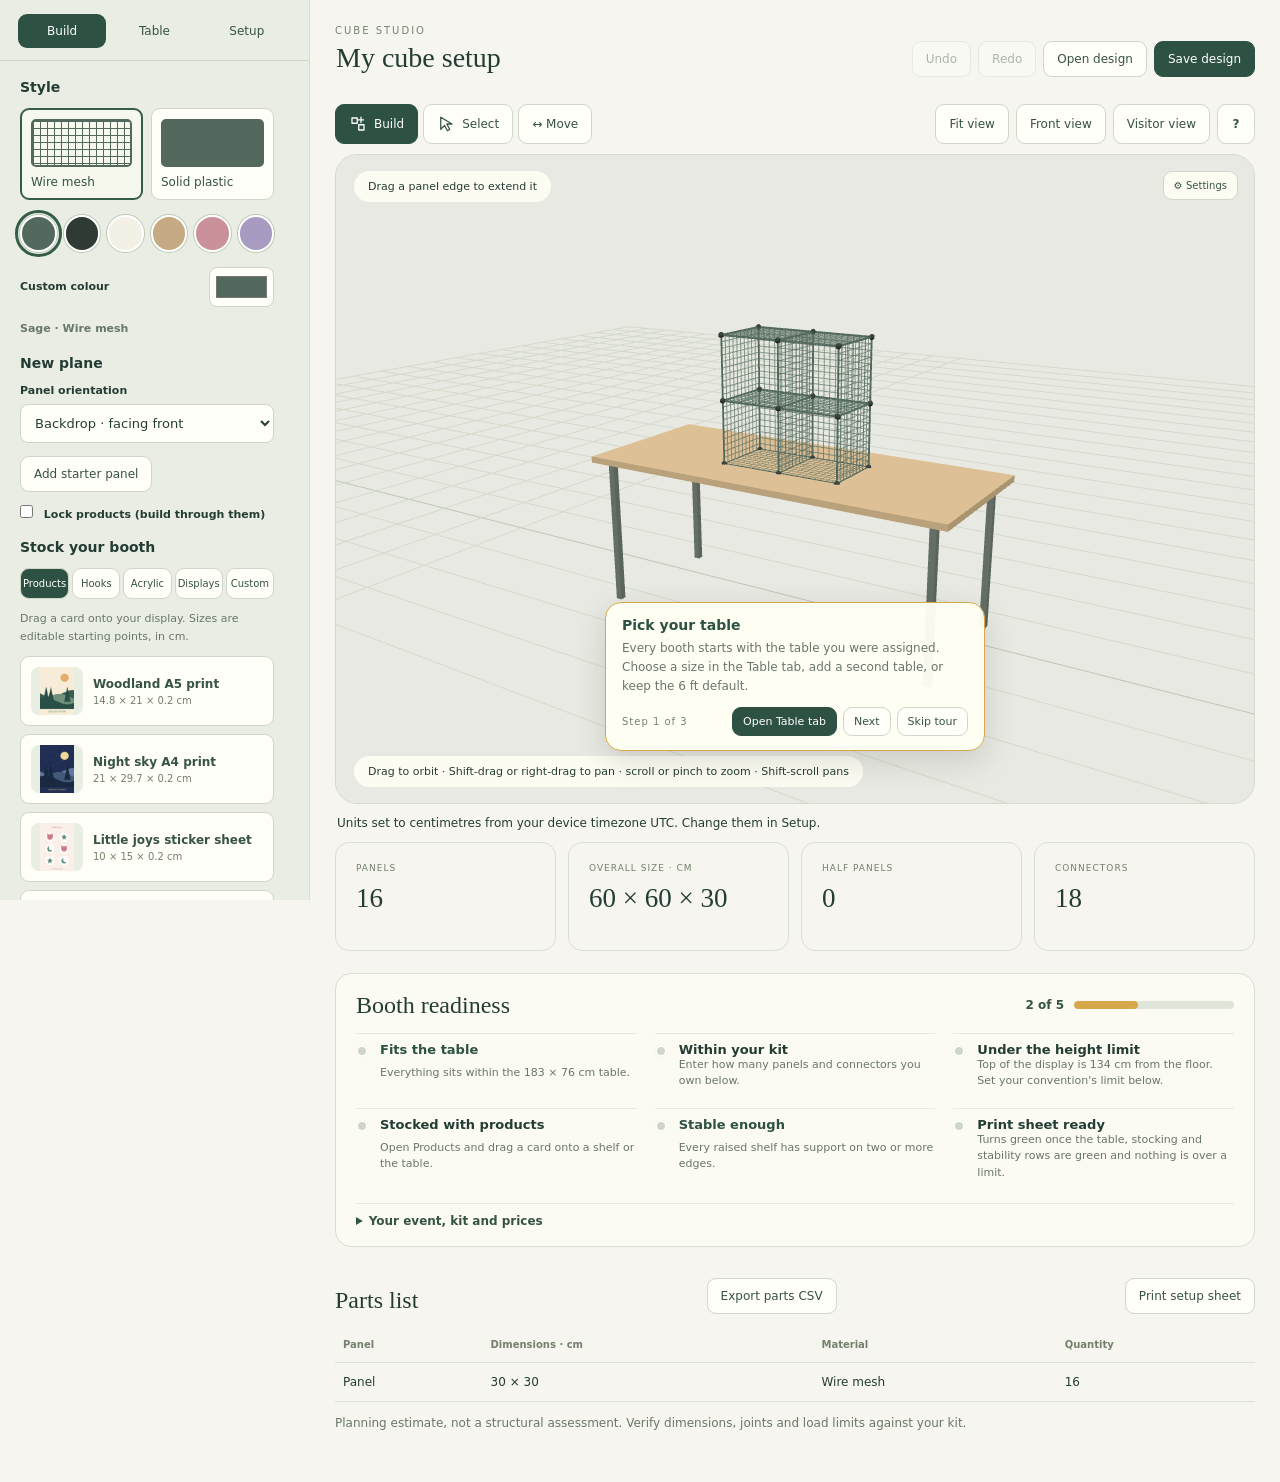
<file: index.html>
<!doctype html><html lang="en"><head><meta charset="utf-8"><meta name="viewport" content="width=device-width,initial-scale=1"><title>Cube Studio</title><link rel="stylesheet" href="style.css?v=16"></head><body>
<aside>
 <div class="sidebarHead"><nav class="sidebarTabs" aria-label="Sidebar sections"><button data-section="build" aria-pressed="true">Build</button><button data-section="table" aria-pressed="false">Table</button><button data-section="layout" aria-pressed="false">Setup</button></nav></div>
 <div class="sidebarBody">
  <section id="section-build">
   <div id="styleTools" data-for-mode="add select">
    <h2>Style</h2>
    <div class="materialCards" role="group" aria-label="Panel finish"><button data-material="mesh" class="chosen" aria-pressed="true"><span class="sample mesh"></span>Wire mesh</button><button data-material="plastic" aria-pressed="false"><span class="sample plastic"></span>Solid plastic</button></div>
    <select id="material" hidden><option value="mesh">Wire mesh</option><option value="plastic">Solid plastic</option></select>
    <div class="swatches" role="group" aria-label="Panel colours"></div>
    <label class="customColour">Custom colour<input id="color" type="color" value="#53695e"></label>
    <p id="styleSummary">Sage · Wire mesh</p>
   </div>
   <div id="buildTools" data-for-mode="add">
    <h2>New plane</h2>
    <label>Panel orientation<select id="orientation"><option value="back">Backdrop · facing front</option><option value="side">Side · facing sideways</option><option value="shelf">Shelf · horizontal</option></select></label>
    <button id="startPanel">Add starter panel</button>
   </div>
   <div id="selection" data-for-mode="select" hidden>
    <h2>Selection</h2>
    <div class="presets"><button id="selectAll">Select all</button><button id="selectMatching">Same style</button><button id="clearSelection">Clear selection</button></div>
    <p id="selectedText">Select a panel to edit it.</p>
    <div id="triangleTools" class="presets" hidden><button id="cutCorner">Cut corner ↻</button><button id="squareAgain">Make square</button></div>
    <button id="remove" class="danger">Remove selected</button>
   </div>
   <div id="moveTools" data-for-mode="move" hidden></div>
   <div id="productTools" data-for-mode="add select" hidden><label class="check"><input id="lockProducts" type="checkbox"> Lock products (build through them)</label></div>
  </section>
  <section id="section-table" hidden>
   <h2>Tables</h2>
   <div id="tableList" class="tableList" role="list"></div>
   <div class="presets"><button id="addTableRight">Add table to the right</button><button id="addTableTurned">Add turned table (L)</button><button id="addTableFront">Add table in front</button><button id="addTableFree">Add free table</button></div>
   <div class="presets" role="group" aria-label="Table layouts"><button data-table-layout="single">Single table</button><button data-table-layout="row">Two in a row</button><button data-table-layout="corner">L corner</button></div>
   <div id="tableEditor" hidden>
    <h2 id="tableEditorTitle">Table 1</h2>
    <div class="presets tablePresets" role="group" aria-label="Common table sizes"><button data-table-preset="122,76">4 ft · 122 × 76</button><button data-table-preset="183,76">6 ft · 183 × 76</button><button data-table-preset="244,76">8 ft · 244 × 76</button><button data-table-preset="91,76">Half 6 ft · 91 × 76</button></div>
    <div class="dimensions"><label>Width · cm<input id="tableWidth" type="number" min="30" max="400" value="183"></label><label>Depth · cm<input id="tableDepth" type="number" min="20" max="200" value="76"></label><label>Height · cm<input id="tableHeight" type="number" min="30" max="120" value="74"></label></div>
    <div class="dimensions"><label>Centre X · cm<input id="tableX" type="number" min="-1000" max="1000" value="0"></label><label>Centre Z · cm<input id="tableZ" type="number" min="-1000" max="1000" value="0"></label><label>Turned<select id="tableRotation"><option value="0">No · 0°</option><option value="90">Yes · 90°</option></select></label></div>
    <div class="dimensions"><label>Tablecloth<select id="tableCloth"><option value="">None</option><option value="#1d1d1d">Black</option><option value="#f4f1ea">White</option><option value="#1f2a44">Navy</option><option value="#53695e">Sage</option><option value="#6b2231">Burgundy</option><option value="custom">Custom colour</option></select></label><label>Cloth colour<input id="tableClothColor" type="color" value="#1d1d1d"></label></div>
    <div class="presets"><button id="snapTable">Snap to the other tables</button><button id="removeTable" class="danger">Remove this table</button></div>
    <label>Align display to this table's edge</label>
    <div class="presets"><button data-table-edge="left">Left edge</button><button data-table-edge="right">Right edge</button><button data-table-edge="back">Back edge</button><button data-table-edge="front">Front edge</button></div>
    <button id="centerTable">Centre this table under the display</button>
   </div>
   <p id="tableFit" role="status"></p>
   <p>In Move mode, drag a table to reposition it. Tables snap to each other's edges.</p>
  </section>
  <section id="section-layout" hidden>
   <h2>Start with a shape</h2>
   <div class="presetGrid" id="presetGrid" role="group" aria-label="Layout templates"><button data-preset="grid"><span class="thumb"></span><span>2 × 2 grid</span></button><button data-preset="steps"><span class="thumb"></span><span>Staircase</span></button><button data-preset="tower"><span class="thumb"></span><span>Tower</span></button><button data-preset="lshape"><span class="thumb"></span><span>L backdrop</span></button><button data-preset="shelfrun"><span class="thumb"></span><span>Low shelf run</span></button><button data-preset="twin"><span class="thumb"></span><span>Twin towers</span></button><button data-preset="printwall"><span class="thumb"></span><span>Print wall</span></button><button data-preset="tworow"><span class="thumb"></span><span>Two tables · twin walls</span></button><button data-preset="lbooth"><span class="thumb"></span><span>Corner booth · L tables</span></button><button data-preset="single"><span class="thumb"></span><span>Empty canvas</span></button></div>
   <p>Templates replace the layout. Undo restores it.</p>
   <h2>Units</h2>
   <div class="presets" role="group" aria-label="Measurement units"><button data-units="cm" aria-pressed="true">Centimetres</button><button data-units="in" aria-pressed="false">Inches</button></div>
   <h2>Your kit</h2>
   <label class="check"><input id="kitHalf" type="checkbox" checked> Half panels (edge pulls snap to halves)</label>
   <label class="check"><input id="kitTriangle" type="checkbox"> Triangle panels (pull a corner inward, or cut a selected panel)</label>
   <h2>Panel size</h2>
   <div class="presets" role="group" aria-label="Common kit dimensions"><button data-grid-size="35.56,35.56,35.56" data-label-cm="14 in · 35.6 × 35.6" data-label-in="14 × 14 in">14 in · 35.6 × 35.6</button><button data-grid-size="30,30,30" data-label-cm="30 × 30" data-label-in="11.8 × 11.8 in">30 × 30</button><button data-grid-size="35,35,35">35 × 35</button><button data-grid-size="40,30,30">40 wide × 30</button><button data-grid-size="30,40,30">30 wide × 40 tall</button></div>
   <p>Width is the bay width, height the panel height, depth the shelf depth. One size per design.</p>
   <div class="dimensions"><label>Width · cm<input id="width" type="number" min="10" max="100" value="30"></label><label>Height · cm<input id="height" type="number" min="10" max="100" value="30"></label><label>Depth · cm<input id="depth" type="number" min="10" max="100" value="30"></label></div>
  </section>
 </div>
</aside>
<main>
 <header><div class="designHead"><span class="brand">CUBE STUDIO</span><input id="name" class="designName" value="My cube setup" maxlength="80" aria-label="Design name"><span id="saveState" class="saveState" aria-live="polite"></span></div><div class="actions"><button id="undo" disabled>Undo</button><button id="redo" disabled>Redo</button><button id="open">Open design</button><button id="save" class="primary">Save design</button><input id="file" type="file" accept=".json,application/json" hidden></div></header>
 <div class="viewbar"><div class="modes" role="group" aria-label="Editing mode"><button data-mode="add" class="active"><svg class="modeIcon" viewBox="0 0 24 24" aria-hidden="true"><path d="M4 4h7v7H4z M13 13h7v7h-7z M16 3v7 M12.5 6.5h7"/></svg><span>Build</span></button><button data-mode="select"><svg class="modeIcon" viewBox="0 0 24 24" aria-hidden="true"><path d="M5 3v16l5-5 4 7 3-2-4-7h7Z"/></svg><span>Select</span></button></div><div class="views"><button id="fit">Fit view</button><button id="front">Front view</button><button id="visitor">Visitor view</button><button id="helpButton" aria-label="Keyboard shortcuts and help" aria-expanded="false">?</button></div></div>
 <section id="viewer" aria-label="Interactive 3D cube layout">
  <div class="tip" id="tip">Drag a panel edge to extend it</div>
  <div class="playOptions"><button id="settingsButton" aria-expanded="false" aria-controls="settingsMenu">⚙ Settings</button><div id="settingsMenu" hidden><button id="sound" aria-pressed="false">Sound off</button><button id="motion" aria-pressed="false">Calm mode</button><button id="unitsToggle">Units: cm</button></div></div>
  <div id="buildToast" role="status"></div>
  <div class="controls">Drag to orbit · Shift-drag or right-drag to pan · scroll or pinch to zoom · Shift-scroll pans</div>
  <div id="coach" hidden role="dialog" aria-label="Getting started"><b id="coachTitle"></b><p id="coachText"></p><div class="coachActions"><span id="coachProgress"></span><button id="coachAction" class="primary"></button><button id="coachNext">Next</button><button id="coachSkip">Skip tour</button></div></div>
 </section>
 <div id="status" role="status">Ready to build.</div>
 <section class="summary"><article><span>PANELS</span><strong id="count">4</strong><small id="countKit"></small><i class="meter" id="countMeter" hidden></i></article><article><span>OVERALL SIZE · CM</span><strong id="size">70 × 70 × 35</strong></article><article><span>HALF PANELS</span><strong id="panels">16</strong></article><article><span>CONNECTORS</span><strong id="connectors">18</strong><small id="connectorKit"></small><i class="meter" id="connectorMeter" hidden></i></article></section>
 <section id="readiness" class="readiness"><div class="readinessHead"><h2>Booth readiness</h2><div class="readinessScore"><span id="readyCount">0 of 5</span><div class="bar"><i id="readyBar"></i></div></div></div><ul id="readyList"></ul><details class="planSettings"><summary>Your event, kit and prices</summary><div class="planInputs"><label>Panels you own<input id="kitPanels" type="number" min="0" max="2000" placeholder="e.g. 24"></label><label>Connectors you own<input id="kitConnectors" type="number" min="0" max="5000" placeholder="e.g. 36"></label><label>Height limit · cm from floor<input id="heightLimit" type="number" min="0" max="400" placeholder="e.g. 240"></label><label>Limit above the tabletop · cm<input id="tableTopLimit" type="number" min="0" max="300" placeholder="e.g. 122"></label><label class="check"><input id="inwardFacing" type="checkbox"> Displays must face the aisle</label><label>Price per panel<input id="pricePanel" type="number" min="0" step="0.01" placeholder="0.00"></label><label>Price per connector<input id="priceConnector" type="number" min="0" step="0.01" placeholder="0.00"></label></div><p id="estimate"></p></details></section>
 <section class="parts"><div><h2>Parts list</h2><button id="csv">Export parts CSV</button></div><table><thead><tr><th>Panel</th><th>Dimensions · cm</th><th>Material</th><th>Quantity</th></tr></thead><tbody id="parts"></tbody></table><p id="checks" hidden></p><p class="note">Planning estimate, not a structural assessment. Verify dimensions, joints and load limits against your kit.</p></section>
 <dialog id="helpDialog" aria-label="Shortcuts and help"><h2>Shortcuts</h2><dl class="shortcuts"><dt><kbd>B</kbd></dt><dd>Build mode</dd><dt><kbd>V</kbd></dt><dd>Select mode</dd><dt><kbd>M</kbd></dt><dd>Move mode</dd><dt><kbd>P</kbd></dt><dd>Jump to the product palette</dd><dt><kbd>F</kbd></dt><dd>Fit view</dd><dt><kbd>Delete</kbd></dt><dd>Remove the selection</dd><dt><kbd>Ctrl</kbd> <kbd>Z</kbd> / <kbd>Ctrl</kbd> <kbd>Y</kbd></dt><dd>Undo / redo</dd><dt><kbd>Esc</kbd></dt><dd>Cancel a drag</dd><dt><kbd>R</kbd></dt><dd>Turn the direction while pulling an edge · turn an item a quarter while dragging it</dd><dt><kbd>Shift</kbd></dt><dd>Plastic panels while pulling · add to selection · pan while dragging</dd></dl><h2>Building</h2><p>Pull a panel edge outward to add panels in half steps. Pull inward to remove them. Pull around a corner to change plane. With triangle panels enabled in Setup, pull an edge diagonally, toward one end of the edge, to add a triangle panel there: the far corner on the side you pull toward stays and the other is cut. Grab an existing panel's corner and pull it inward along the diagonal to cut it off; pull a cut corner outward to restore the square. Where several panels meet, the pull direction picks the panel. In Select mode, drag across panels to select them, then pick a colour or finish to restyle them. Products and displays: drag a card from Stock your booth onto a shelf or the table (banner stands and gridwall go on the floor behind it, lights clip to panels), then drag items on the display to move them. Tap an item and use the Turn chip, press R while dragging it, or set degrees in the item editor to rotate it. Tick Lock products to build through them without grabbing them.</p><form method="dialog"><button class="primary">Close</button></form></dialog>
</main>
<script src="three.js"></script><script src="booth-model.js?v=12"></script><script src="model.js?v=20"></script><script src="app.js?v=27"></script><script src="workspace-ui.js?v=2"></script><script src="accessories.js?v=10"></script><script src="product-art.js?v=1"></script><script src="display-editor/product-placement.js?v=2"></script><script src="booth-tools.js?v=36"></script><script src="booth-play.js?v=9"></script>
</body></html>
</file>
<file: style.css>
*{box-sizing:border-box}body{margin:0;background:#f6f5ef;color:#243d34;font:14px system-ui,sans-serif;display:grid;grid-template-columns:300px 1fr}aside{padding:30px 24px;background:#e9ede3;border-right:1px solid #d6ddcf;min-height:100vh}.brand{font-size:10px;letter-spacing:2px;color:#738473}h1{font:38px/1.1 Georgia,serif;margin:22px 0}h2{font:24px Georgia,serif;margin:22px 0 13px}aside h2{font:600 14px system-ui;margin-top:28px}p{font-size:12px;line-height:1.6;color:#697768}.intro{font-size:14px}label{display:block;font-size:11px;font-weight:600;margin:13px 0}input,select{display:block;width:100%;margin-top:7px;border:1px solid #cdd6c6;border-radius:8px;background:#fffef9;color:#243d34;padding:10px;font:13px system-ui}input[type=color]{height:40px;padding:4px}input[type=checkbox]{display:inline;width:auto;margin:0 7px 0 0}.dimensions{display:grid;grid-template-columns:repeat(3,1fr);gap:8px}.presets{display:grid;grid-template-columns:1fr 1fr;gap:7px}button{padding:10px 13px;border:1px solid #ced7c8;background:#fffef9;border-radius:9px;color:#365344;cursor:pointer;font:12px system-ui}button:hover{background:#e2e9da}button:focus-visible,input:focus-visible,select:focus-visible{outline:3px solid #d7a849}button:disabled{opacity:.4;cursor:default}.primary,.active{background:#2d5143;color:white;border-color:#2d5143}.primary:hover,.active:hover{background:#214033}.danger{color:#a34030}main{padding:35px;min-width:0}header{display:flex;align-items:center;justify-content:space-between;gap:20px;flex-wrap:wrap}header h2{font-size:34px;margin:12px 0 26px}.actions{display:flex;gap:7px;flex-wrap:wrap}.viewbar{display:flex;justify-content:space-between;margin:10px 0}.modes{display:flex;gap:5px}#viewer{height:530px;position:relative;overflow:hidden;background:#e8e9e2;border:1px solid #d5dacc;border-radius:22px}canvas{width:100%;height:100%;display:block;touch-action:none}.tip,.controls{position:absolute;z-index:1;pointer-events:none;font-size:11px;left:18px;background:#fffef4e8;padding:9px 14px;border-radius:20px}.tip{top:16px}.controls{bottom:16px}#status{font-size:12px;min-height:36px;padding:12px 2px}.summary{display:grid;grid-template-columns:repeat(4,1fr);gap:12px}.summary article{padding:20px;border:1px solid #d9dfd1;border-radius:14px}.summary span{font-size:9px;letter-spacing:1px;display:block;color:#71816b}.summary strong{font:27px Georgia,serif;display:block;margin-top:10px}.parts{padding:12px 0}.parts>div{display:flex;justify-content:space-between;align-items:center}table{width:100%;border-collapse:collapse;font-size:12px}th,td{text-align:left;padding:12px 8px;border-bottom:1px solid #dce2d5}th{font-size:10px;color:#73816c}.note{max-width:850px}#selection button{margin:3px 0}@media(max-width:1000px){body{grid-template-columns:245px 1fr}main{padding:20px}.summary{grid-template-columns:1fr 1fr}}@media(max-width:650px){body{display:block}aside{min-height:0;padding:20px}h1{font-size:28px}main{padding:15px}#viewer{height:430px}.controls{font-size:9px}.summary strong{font-size:22px}}
[hidden]{display:none!important}

.playOptions{position:absolute;right:16px;top:16px;z-index:2;display:flex;gap:6px}.playOptions button{background:#fffef4e8;font-size:10px;padding:8px 10px}.playOptions button[aria-pressed=true]{background:#2d5143;color:white}#buildToast{position:absolute;left:50%;bottom:62px;transform:translateX(-50%);padding:12px 20px;border-radius:30px;background:#2d5143;color:#fff9e8;font-size:13px;pointer-events:none;opacity:0;z-index:3}#buildToast.show{animation:toast-pop 1.8s both}.cubePop{position:absolute;pointer-events:none;color:#2d5143;background:#fffbea;border:1px solid #d8b76e;border-radius:20px;padding:7px 13px;font-weight:700;font-size:13px;z-index:3;animation:cube-pop .9s both}.summary article.bump{animation:count-pop .45s}.modes button,button{transition:transform .15s,background .15s}button:active:not(:disabled){transform:scale(.95)}@keyframes toast-pop{0%{opacity:0;transform:translate(-50%,10px) scale(.9)}15%,75%{opacity:1;transform:translate(-50%,0) scale(1)}100%{opacity:0;transform:translate(-50%,-8px)}}@keyframes cube-pop{0%{opacity:0;transform:translate(-50%,0) scale(.65)}20%{opacity:1;transform:translate(-50%,-12px) scale(1.1)}70%{opacity:1}100%{opacity:0;transform:translate(-50%,-55px) scale(1)}}@keyframes count-pop{50%{transform:scale(1.045);background:#e4ecd9}}body.calm *{animation:none!important;transition:none!important}body.calm #buildToast.show{opacity:1}@media(prefers-reduced-motion:reduce){*{animation:none!important;transition:none!important}#buildToast.show{opacity:1}.cubePop{display:none}}@media(max-width:650px){.playOptions{top:auto;bottom:55px}.tip{max-width:calc(100% - 30px)}}

.materialCards{display:grid;grid-template-columns:1fr 1fr;gap:8px}.materialCards button{padding:9px;text-align:left}.materialCards .chosen{border:2px solid #365d49;background:#f7f8ed}.sample{display:block;height:48px;border:2px solid #53695e;border-radius:5px;margin-bottom:8px;background-color:var(--paint,#53695e)}.sample.mesh{background-color:transparent;background-image:linear-gradient(var(--paint,#53695e) 1px,transparent 1px),linear-gradient(90deg,var(--paint,#53695e) 1px,transparent 1px);background-size:7px 7px}.swatches{display:grid;grid-template-columns:repeat(6,1fr);gap:7px;margin:15px 0}.swatches button{width:100%;aspect-ratio:1;padding:0;border:2px solid #ffffff;border-radius:50%;background:var(--swatch);box-shadow:0 0 0 1px #bec9b7}.swatches button[aria-pressed=true]{outline:3px solid #365d49;outline-offset:2px}.customColour{display:flex;align-items:center;justify-content:space-between}.customColour input{width:65px;margin:0}.modes{flex-wrap:wrap}#styleSummary{font-weight:600}.materialCards button:hover{transform:translateY(-2px)}

body{grid-template-columns:310px minmax(0,1fr)}aside{padding:0;position:sticky;top:0;height:100dvh;min-height:0;display:flex;flex-direction:column;overflow:hidden}.sidebarHead{padding:24px 18px 0;border-bottom:1px solid #ccd7c4;background:#e9ede3;flex-shrink:0}.sidebarHead h1{font:28px Georgia,serif;margin:12px 0 20px}.sidebarTabs{display:flex;gap:4px;padding-bottom:12px}.sidebarTabs button{flex:1;padding:10px 5px;border:0;background:transparent;white-space:nowrap}.sidebarTabs button[aria-pressed=true]{background:#2d5143;color:#fff}.sidebarBody{padding:0 20px 24px;overflow:auto;overscroll-behavior:contain;scrollbar-gutter:stable}.sidebarBody h2{margin-top:21px}.sidebarBody #selection{border-top:1px solid #cdd7c5;margin-top:22px}.sidebarBody #apply{display:block;width:100%;background:#2d5143;color:white}.sidebarBody #remove{width:100%}.sidebarBody p{font-size:11px}header h2{font-size:29px;margin-bottom:18px}main{padding:25px}#viewer{height:clamp(420px,calc(100dvh - 250px),1000px)}@media(max-width:1000px){body{grid-template-columns:280px minmax(0,1fr)}main{padding:18px}.sidebarBody{padding:0 15px 20px}}@media(max-width:650px){body{display:block}aside{position:relative;height:auto;max-height:55dvh}.sidebarHead{padding-top:15px}.sidebarHead h1{font-size:23px;margin:8px 0 12px}.sidebarBody{min-height:0}.sidebarTabs button{padding:9px}.sidebarBody section{padding-bottom:8px}main{padding:12px}}

.modes button{display:inline-flex;align-items:center;gap:7px}.modeIcon{width:18px;height:18px;fill:none;stroke:currentColor;stroke-width:1.7;stroke-linecap:round;stroke-linejoin:round;flex-shrink:0}

.productTools{padding:18px 0;border-bottom:1px solid #cdd7c5}.productTools summary{cursor:pointer;font-weight:650}.productTools select{margin-top:12px}#printSheet{display:none}@media print{body{display:block;background:white}body>aside,body>main{display:none!important}#printSheet{display:block;color:#111;padding:15px}.printViews{display:flex;gap:20px}.printViews>div{width:50%}.printViews svg{width:100%;height:240px}#printSheet table{font-size:10px}#printSheet tr{break-inside:avoid}#printSheet th,#printSheet td{padding:6px}#printSheet h1{font-size:26px}}

.standEditor{width:95vw;height:90vh;max-width:none;border:1px solid #abc0a7;border-radius:16px;padding:12px}.standEditor>div{display:flex;gap:12px;align-items:center;padding:6px}.standEditor iframe{width:100%;height:calc(100% - 50px);border:0}.standEditor::backdrop{background:#142e29aa}

.itemTabs{display:grid;grid-template-columns:repeat(5,1fr);gap:3px}.itemTabs button{padding:9px 2px;font-size:10px}.itemTabs button[aria-pressed=true]{background:#2d5143;color:white}.itemCard{display:flex;align-items:center;gap:10px;width:100%;margin:8px 0;padding:10px;text-align:left;cursor:grab;touch-action:none}.itemCard b{font-size:12px;display:block}.itemCard small{display:block;font-size:10px;color:#73816b;margin-top:4px}.itemThumb{width:52px;height:48px;flex-shrink:0;background:#e8eee1;border-radius:8px;display:grid;place-items:center}.itemThumb svg{width:46px;height:38px;fill:none;stroke:#547568;stroke-width:2}.itemThumb img{max-width:100%;max-height:48px;object-fit:contain}.draggingItem,.draggingItem *{cursor:grabbing!important;user-select:none}#editItems{width:100%;margin-top:8px}

.itemTrash{position:absolute;right:20px;bottom:52px;z-index:12;display:flex;flex-direction:column;align-items:center;justify-content:center;gap:7px;width:116px;height:100px;border:2px dashed #bb7468;border-radius:20px;background:#fff5efed;color:#994d40;pointer-events:none;box-shadow:0 6px 24px #47251b18;transition:background .15s,box-shadow .15s}
.itemTrash[hidden]{display:none}.itemTrash svg{width:32px;height:32px;fill:none;stroke:currentColor;stroke-width:1.7;stroke-linecap:round;stroke-linejoin:round}.itemTrash span{font-size:12px;font-weight:600}.itemTrash.over{background:#a84f40;color:white;border-style:solid;border-color:#a84f40;box-shadow:0 0 0 6px #a84f4020}

/* Touch and small screens: pinned 3D view, finger-sized targets, no iOS focus zoom. */
@media(pointer:coarse){button,.sidebarTabs button,.itemTabs buttoninput:not([type=checkbox]),select{min-height:44px;font-size:16px}.playOptions button{min-height:40px}.itemCard{touch-action:pan-y}.itemCard .itemThumb{touch-action:none}.controls{font-size:11px}}
@media(max-width:650px){body{display:flex;flex-direction:column}main{display:contents}main>header,.viewbar,#status,.summary,.parts{padding-left:12px;padding-right:12px}#viewer{order:1;position:sticky;top:0;z-index:5;height:max(240px,42dvh);border-radius:0 0 18px 18px;border-top:0}.viewbar{order:2;margin:10px 0 4px}main>header{order:3;margin:0}#status{order:4;min-height:0;padding:6px 12px}aside{order:5;position:static;height:auto;max-height:none;overflow:visible;border-right:0;border-top:1px solid #d6ddcf;border-bottom:1px solid #d6ddcf}.sidebarBody{overflow:visible}.sidebarHead{position:sticky;top:max(240px,42dvh);z-index:4;padding-top:8px}.sidebarHead .brand,.sidebarHead h1{display:none}.summary{order:6;margin-top:14px}.readiness{order:7;margin-left:12px;margin-right:12px}.parts{order:8}.tip{top:12px;left:12px}.controls{left:12px;bottom:12px}.playOptions{top:12px;right:12px;bottom:auto}.playOptions button{padding:6px 8px}.tip{max-width:calc(100% - 210px)}}

/* Design name, mode-aware sidebar, readiness, tour, help. */
.designHead{display:flex;flex-direction:column;gap:2px;min-width:0}.designName{font:28px/1.2 Georgia,serif;border:1px solid transparent;background:transparent;padding:2px 6px;margin:0 0 0 -6px;width:min(100%,520px);border-radius:8px;color:#243d34}.designName:hover{border-color:#cdd6c6}.designName:focus{background:#fffef9;border-color:#cdd6c6}.saveState{font-size:11px;color:#738473;min-height:14px}
header{margin-bottom:6px}.views{display:flex;gap:7px;flex-wrap:wrap}#helpButton{width:38px;padding:10px 0;font-weight:700}
.sidebarHead{padding-top:14px}.sidebarBody h2:first-child{margin-top:18px}#buildTools,#selection,#moveTools,#productTools{margin-top:6px}#selection{border-top:0}
#openStandEditor{display:none}
.playOptions{flex-direction:column;align-items:flex-end}#settingsMenu{display:flex;flex-direction:column;gap:4px;padding:6px;border-radius:12px;background:#fffef4f2;box-shadow:0 6px 20px #1f2d2820}#settingsMenu button{text-align:left}
#coach{position:absolute;left:50%;bottom:52px;transform:translateX(-50%);z-index:6;width:min(380px,calc(100% - 28px));padding:14px 16px;border-radius:16px;background:#fffef4f5;border:1px solid #d7a849;box-shadow:0 10px 30px #1f2d2826;font-size:12px}#coach b{display:block;font-size:14px;color:#2d5143}#coach p{margin:6px 0 10px;font-size:12px}.coachActions{display:flex;gap:6px;align-items:center;flex-wrap:wrap}#coachProgress{font-size:10px;letter-spacing:1px;color:#738473;margin-right:auto}#coach button{padding:7px 10px;font-size:11px}#viewer.coaching #buildToast{bottom:190px}
.summary article{position:relative}.summary small{display:block;font-size:10px;color:#73816b;margin-top:4px;min-height:12px}.meter{display:block;height:5px;margin-top:8px;border-radius:3px;background:#dfe5d8;overflow:hidden;position:relative}.meter::after{content:"";position:absolute;inset:0;width:var(--fill,0%);background:#2d5143;border-radius:3px;transition:width .4s}.meter.over::after{background:#a84f40}
.readiness{margin:22px 0 6px;padding:18px 20px;border:1px solid #d9dfd1;border-radius:16px;background:#fbfaf3}.readinessHead{display:flex;align-items:center;justify-content:space-between;gap:16px;flex-wrap:wrap}.readinessHead h2{margin:0}.readinessScore{display:flex;align-items:center;gap:10px;font-size:12px;font-weight:600;color:#365344}.readinessScore .bar{width:160px;height:8px;border-radius:4px;background:#dfe5d8;overflow:hidden}.readinessScore i{display:block;height:100%;width:0;background:#d7a849;border-radius:4px;transition:width .5s}.readinessScore i.done{background:#2d5143}
#readyList{list-style:none;margin:14px 0 0;padding:0;display:grid;grid-template-columns:repeat(auto-fit,minmax(260px,1fr));gap:10px 18px}#readyList li{display:grid;grid-template-columns:14px 1fr;column-gap:10px;align-items:start;padding:8px 0;border-top:1px solid #e6eadf}#readyList b{font-size:13px}#readyList span{grid-column:2;font-size:11px;color:#697768;line-height:1.5}#readyList .dot{width:12px;height:12px;margin-top:3px;border-radius:50%;background:#cfd6c8;box-shadow:0 0 0 2px #fff inset}.ready-ok .dot{background:#2d8a5a}.ready-warn .dot{background:#d7a849}.ready-fail .dot{background:#b8432f}.ready-ok b{color:#2d5143}
.planSettings{margin-top:14px;border-top:1px solid #e6eadf;padding-top:10px}.planSettings summary{cursor:pointer;font-size:12px;font-weight:600;color:#365344}.planInputs{display:grid;grid-template-columns:repeat(auto-fit,minmax(150px,1fr));gap:8px 12px;margin-top:8px}.planInputs label{margin:4px 0}#estimate{font-size:12px;margin:10px 0 0}
.presetGrid{display:grid;grid-template-columns:1fr 1fr;gap:8px}.presetGrid button{display:flex;flex-direction:column;align-items:center;gap:6px;padding:10px 6px;font-size:11px}.presetGrid .thumb{display:block;width:56px;height:56px;color:#5f7a66}.presetGrid .thumb svg{width:100%;height:100%}.tablePresets{margin-bottom:6px}
#helpDialog{max-width:520px;border:1px solid #abc0a7;border-radius:16px;padding:22px 26px;color:#243d34;background:#fffef9}#helpDialog::backdrop{background:#142e29aa}#helpDialog h2{font-size:20px;margin:0 0 12px}#helpDialog h2+h2{margin-top:18px}.shortcuts{display:grid;grid-template-columns:auto 1fr;gap:6px 14px;margin:0;font-size:12px}.shortcuts dt{text-align:right}.shortcuts dd{margin:0;align-self:center}kbd{display:inline-block;padding:2px 7px;border:1px solid #cdd6c6;border-bottom-width:2px;border-radius:6px;background:#f6f5ef;font:11px system-ui}#helpDialog form{margin-top:16px;text-align:right}
@media(max-width:650px){.viewbar{flex-wrap:wrap;gap:6px}.modes,.views{width:100%}.designName{font-size:20px}.readiness{padding:14px}.readinessScore .bar{width:110px}#coach{bottom:44px;padding:10px 12px;font-size:11px}#coach b{font-size:13px}#coach p{margin:4px 0 8px;font-size:11px}#coach button{padding:6px 8px;font-size:11px}main>header{order:3;margin:0;padding-top:6px}}

/* Landscape phones: short, wide viewports keep the two columns but shrink the chrome so the viewer fits on screen. */
@media(min-width:651px) and (max-height:640px){body{grid-template-columns:220px minmax(0,1fr)}.sidebarHead{padding-top:6px}.sidebarTabs{padding-bottom:6px}.sidebarTabs button{padding:6px 4px;min-height:0;font-size:11px}.sidebarBody{padding:0 12px 14px}.sidebarBody h2{margin-top:12px;font-size:13px}.materialCards button{padding:6px}.sample{height:28px;margin-bottom:4px}.swatches{margin:8px 0}main{padding:6px 12px 12px}header{margin:0;gap:8px}.designHead{flex-direction:row;align-items:center;gap:8px}.designHead .brand,.saveState{display:none}.designName{font-size:18px;width:180px;padding:0 4px;margin:0}.actions button,.views button,.modes button,.playOptions button{padding:5px 8px;font-size:11px;min-height:0}.modeIcon{width:14px;height:14px}.viewbar{margin:4px 0}#helpButton{width:30px}#viewer{height:calc(100dvh - 96px);min-height:200px;border-radius:12px}.controls{display:none}.tip{font-size:10px;padding:6px 10px;top:10px;left:10px}.playOptions{top:10px;right:10px}#coach{width:min(320px,calc(100% - 20px));padding:8px 10px;font-size:11px;bottom:10px}#coach p{margin:4px 0 6px;font-size:11px}#coach button{padding:5px 8px;font-size:10px}.summary{grid-template-columns:repeat(4,1fr)}.summary article{padding:10px 12px}.summary strong{font-size:20px;margin-top:4px}.readiness{padding:12px 14px}}

/* Quick style chip: shown on touch and narrow screens only. */
.quickStyle{display:none;position:absolute;left:12px;bottom:50px;z-index:6;flex-direction:column-reverse;align-items:flex-start;gap:6px}#quickStyle{display:inline-flex;align-items:center;gap:8px;padding:6px 12px 6px 6px;border-radius:30px;background:#fffef4f2;font-size:12px;font-weight:600;min-height:40px;box-shadow:0 4px 16px #1f2d2822}#quickStyle .sample{width:26px;height:26px;margin:0;border-radius:50%;border-width:1px}#quickStyle .sample.mesh{background-size:5px 5px}#quickTray{display:flex;flex-direction:column;gap:8px;padding:10px;border-radius:16px;background:#fffef4f5;box-shadow:0 8px 24px #1f2d2826}.quickSwatches{display:flex;gap:8px}.quickSwatches button{width:34px;height:34px;min-height:0;padding:0;border:2px solid #fff;border-radius:50%;background:var(--swatch);box-shadow:0 0 0 1px #bec9b7}.quickSwatches button[aria-pressed=true]{outline:3px solid #365d49;outline-offset:2px}.quickMaterials{display:flex;gap:6px}.quickMaterials button{flex:1;min-height:36px;padding:6px 10px;font-size:12px}.quickMaterials button[aria-pressed=true]{background:#2d5143;color:#fff;border-color:#2d5143}
@media(pointer:coarse),(max-width:650px){.quickStyle:not([hidden]){display:flex}}
@media(max-width:650px){.controls{display:none}.quickStyle{bottom:12px}#viewer.coaching .quickStyle{display:none}}
@media(min-width:651px) and (max-height:640px){.quickStyle{bottom:10px}}

/* Table manager */
.tableList{display:flex;flex-direction:column;gap:6px;margin:8px 0 10px}.tableList button{display:flex;justify-content:space-between;align-items:center;gap:8px;text-align:left;width:100%}.tableList button[aria-pressed=true]{background:#2d5143;color:#fff;border-color:#2d5143}.tableList small{font-size:10px;opacity:.8}#tableEditor{border-top:1px solid #cdd7c5;margin-top:10px;padding-top:4px}[data-units][aria-pressed=true],[data-table-layout][aria-pressed=true]{background:#2d5143;color:#fff;border-color:#2d5143}

/* Rotate chip for the tapped item */
.rotateChip{position:absolute;left:12px;bottom:100px;z-index:6;padding:8px 14px;border-radius:30px;background:#fffef4f2;font-size:12px;font-weight:600;box-shadow:0 4px 16px #1f2d2822;max-width:min(60%,320px);overflow:hidden;text-overflow:ellipsis;white-space:nowrap}@media(max-width:650px){.rotateChip{bottom:62px}}@media(min-width:651px) and (max-height:640px){.rotateChip{bottom:56px}}.quickStyle[hidden]~.rotateChip{bottom:50px}
</file>
